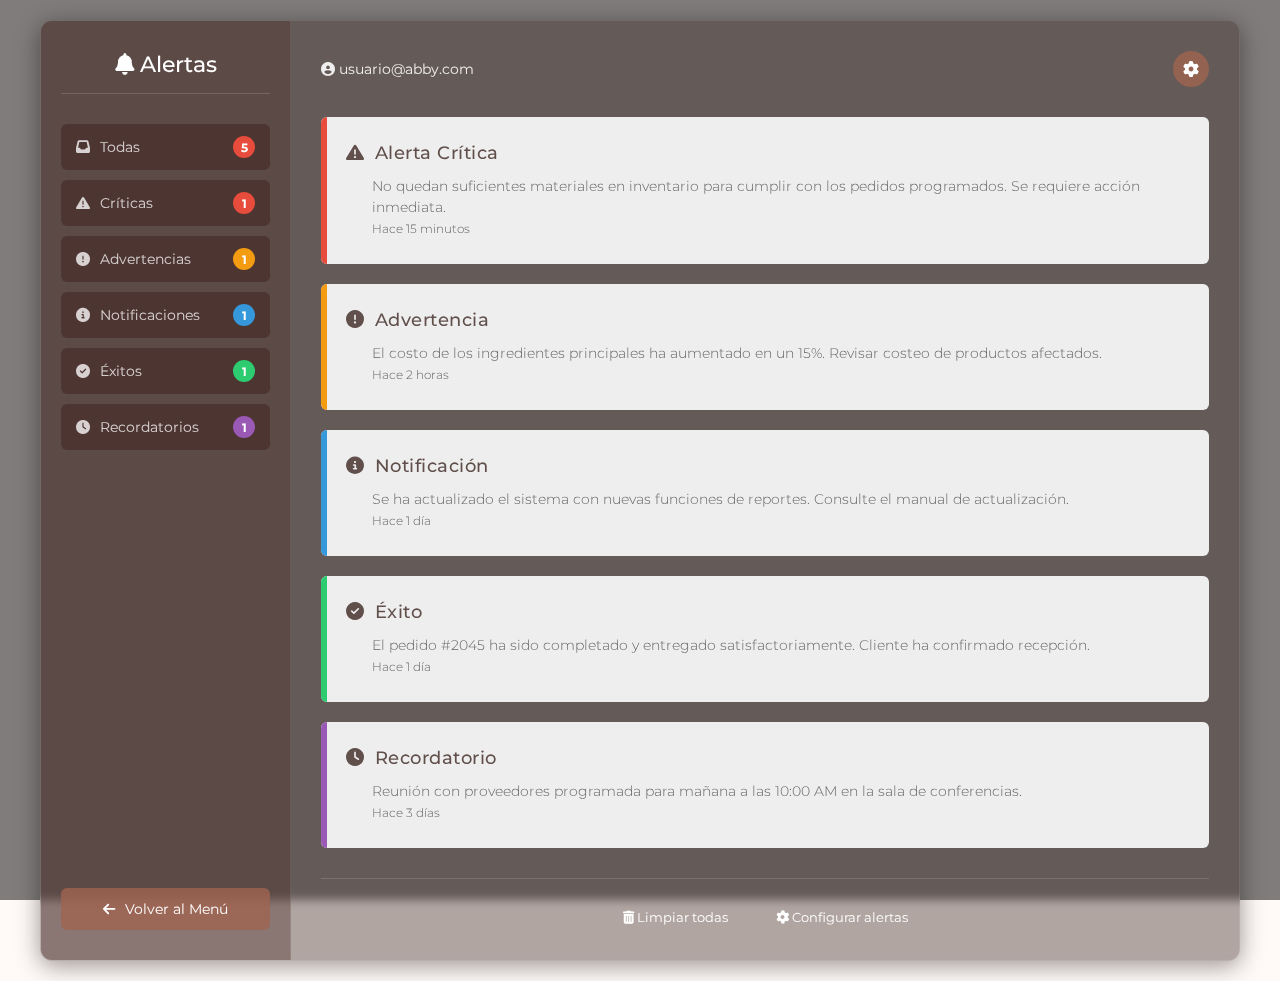
<file: Alertas y notificaciones.html>
<!DOCTYPE html>
<html lang="es">
<head>
  <meta charset="UTF-8">
  <meta name="viewport" content="width=device-width, initial-scale=1.0">
  <title>Alertas y Notificaciones</title>
  <link rel="stylesheet" href="https://cdnjs.cloudflare.com/ajax/libs/font-awesome/6.4.0/css/all.min.css">
  <style>
    * {
      margin: 0;
      padding: 0;
      box-sizing: border-box;
      font-family: 'Montserrat', 'Segoe UI', sans-serif;
    }

    body {
      background-color: #fff9f7;
      color: #5a4a42;
      min-height: 100vh;
      background-image: url('https://hebbkx1anhila5yf.public.blob.vercel-storage.com/top-view-chocolate-desserts-ready-be-served.jpg-eNj5AzUFwZEqQaAX3IIV8GpupxAHrT.jpeg');
      background-size: cover;
      background-position: center center;
      background-attachment: fixed;
      display: flex;
      padding: 20px;
      position: relative;
    }

    body::before {
      content: "";
      position: fixed;
      top: 0;
      left: 0;
      width: 100%;
      height: 100%;
      background-color: rgba(0, 0, 0, 0.5); /* Overlay más oscuro como en la imagen */
      z-index: -1;
      pointer-events: none;
    }

    .container {
      display: flex;
      width: 100%;
      max-width: 1200px;
      margin: 0 auto;
      background-color: rgba(60, 40, 35, 0.4); /* Fondo marrón oscuro semi-transparente */
      border-radius: 12px;
      box-shadow: 0 5px 25px rgba(0, 0, 0, 0.4);
      backdrop-filter: blur(5px);
      border: 1px solid rgba(255, 255, 255, 0.1);
      overflow: hidden;
      color: #fff; /* Texto blanco como en la imagen */
    }

    /* Barra lateral */
    .sidebar {
      width: 250px;
      background-color: rgba(80, 50, 45, 0.4); /* Fondo marrón oscuro similar al contenedor */
      padding: 30px 20px;
      border-right: 1px solid rgba(255, 255, 255, 0.1);
      display: flex;
      flex-direction: column;
    }

    .sidebar-title {
      color: #fff;
      font-size: 22px;
      font-weight: 500;
      margin-bottom: 30px;
      padding-bottom: 15px;
      border-bottom: 1px solid rgba(255, 255, 255, 0.15);
      text-align: center;
    }

    .sidebar-menu {
      display: flex;
      flex-direction: column;
      gap: 10px;
      flex: 1;
    }

    .menu-item {
      background: rgba(76, 51, 47, 0.914);
      border: none;
      color: rgba(255, 255, 255, 0.786);
      cursor: pointer;
      font-size: 14px;
      padding: 12px 15px;
      border-radius: 6px; /* Bordes menos redondeados como en la imagen */
      transition: all 0.3s;
      text-align: left;
      display: flex;
      align-items: center;
      gap: 10px;
    }

    .menu-item:hover {
      background-color: rgba(160, 100, 80, 0.8);
    }

    .menu-item.selected {
      background-color: rgba(160, 100, 80, 0.8); /* Color similar al botón de login */
    }

    .back-button {
      margin-top: auto;
      background: rgba(160, 100, 80, 0.8); /* Color similar al botón de login */
      border: none;
      color: white;
      cursor: pointer;
      font-size: 14px;
      padding: 12px 15px;
      border-radius: 6px; /* Bordes menos redondeados como en la imagen */
      transition: all 0.3s;
      text-align: center;
      display: flex;
      align-items: center;
      justify-content: center;
      gap: 10px;
    }

    .back-button:hover {
      background-color: rgba(180, 120, 100, 0.9);
    }

    /* Contenido principal */
    .main-content {
      flex: 1;
      padding: 30px;
    }

    .header {
      display: flex;
      justify-content: space-between;
      align-items: center;
      margin-bottom: 30px;
      gap: 15px;
    }

    .user-email {
      color: rgba(255, 255, 255, 0.9);
      font-size: 14px;
    }

    .settings-button {
      background: rgba(160, 100, 80, 0.8); /* Color similar al botón de login */
      border: none;
      color: white;
      cursor: pointer;
      font-size: 16px;
      width: 36px;
      height: 36px;
      border-radius: 50%;
      transition: all 0.3s;
      display: flex;
      align-items: center;
      justify-content: center;
    }

    .settings-button:hover {
      background-color: rgba(180, 120, 100, 0.9);
    }

    /* Área de notificaciones */
    .notifications-area {
      display: flex;
      flex-direction: column;
      gap: 20px;
    }

    .notification {
      background: rgba(255, 255, 255, 0.9); /* Fondo blanco como los inputs */
      border-radius: 6px; /* Bordes menos redondeados como en la imagen */
      padding: 25px;
      transition: all 0.3s;
      border: none;
      position: relative;
      overflow: hidden;
      display: none; /* Ocultar por defecto */
      color: rgba(60, 40, 35, 0.8); /* Texto oscuro para contraste */
    }

    .notification::before {
      content: "";
      position: absolute;
      left: 0;
      top: 0;
      height: 100%;
      width: 6px;
    }

    .notification-title {
      color:  rgba(60, 40, 35, 0.8);
      margin-bottom: 12px;
      font-size: 18px;
      font-weight: 500;
      letter-spacing: 0.5px;
      display: flex;
      align-items: center;
      gap: 10px;
    }

    .notification-text {
      color: #666;
      line-height: 1.5;
      font-size: 14px;
      font-weight: 300;
      padding-left: 26px;
    }

    /* Tipos de notificaciones */
    .notification.alert::before {
      background-color: #e74c3c;
    }

    .notification.warning::before {
      background-color: #f39c12;
    }

    .notification.info::before {
      background-color: #3498db;
    }

    .notification.success::before {
      background-color: #2ecc71;
    }

    .notification.reminder::before {
      background-color: #9b59b6;
    }

    .notification.all {
      display: block; /* Mostrar todas cuando se seleccione "Todas" */
    }

    /* Estilos para el contador de notificaciones */
    .notification-count {
      margin-left: auto;
      background-color: #e74c3c;
      color: white;
      font-size: 12px;
      font-weight: bold;
      width: 22px;
      height: 22px;
      border-radius: 50%;
      display: flex;
      align-items: center;
      justify-content: center;
    }

    .warning .notification-count {
      background-color: #f39c12;
    }

    .info .notification-count {
      background-color: #3498db;
    }

    .success .notification-count {
      background-color: #2ecc71;
    }

    .reminder .notification-count {
      background-color: #9b59b6;
    }

    /* Enlaces de pie de página como el "¿Olvidaste tu contraseña?" */
    .footer-links {
      display: flex;
      justify-content: center;
      margin-top: 30px;
      padding-top: 25px;
      border-top: 1px solid rgba(255, 255, 255, 0.15);
    }

    .footer-links a {
      color: white; /* Color azul como el enlace de olvidar contraseña */
      text-decoration: none;
      margin: 0 12px;
      font-size: 13px;
      font-weight: 400;
      transition: all 0.3s;
      padding: 5px 12px;
      background: transparent; /* Sin fondo */
      border-radius: 0;
    }

    .footer-links a:hover {
      text-decoration: underline;
    }

    @media (max-width: 768px) {
      .container {
        flex-direction: column;
      }
      
      .sidebar {
        width: 100%;
        border-right: none;
        border-bottom: 1px solid rgba(255, 255, 255, 0.1);
      }
      
      .sidebar-menu {
        flex-direction: row;
        flex-wrap: wrap;
      }
      
      .menu-item {
        flex: 1 0 calc(50% - 5px);
      }
      
      .back-button {
        margin-top: 20px;
      }
    }
  </style>
  <link href="https://fonts.googleapis.com/css2?family=Montserrat:wght@300;400;500;600&display=swap" rel="stylesheet">
</head>
<body>
  <div class="container">
    <!-- Barra lateral -->
    <aside class="sidebar">
      <h2 class="sidebar-title"><i class="fas fa-bell"></i> Alertas</h2>
      <nav class="sidebar-menu">
        <button class="menu-item selected" onclick="filterNotifications('all')">
          <i class="fas fa-inbox"></i> Todas
          <span class="notification-count">5</span>
        </button>
        <button class="menu-item alert" onclick="filterNotifications('alert')">
          <i class="fas fa-exclamation-triangle"></i> Críticas
          <span class="notification-count">1</span>
        </button>
        <button class="menu-item warning" onclick="filterNotifications('warning')">
          <i class="fas fa-exclamation-circle"></i> Advertencias
          <span class="notification-count">1</span>
        </button>
        <button class="menu-item info" onclick="filterNotifications('info')">
          <i class="fas fa-info-circle"></i> Notificaciones
          <span class="notification-count">1</span>
        </button>
        <button class="menu-item success" onclick="filterNotifications('success')">
          <i class="fas fa-check-circle"></i> Éxitos
          <span class="notification-count">1</span>
        </button>
        <button class="menu-item reminder" onclick="filterNotifications('reminder')">
          <i class="fas fa-clock"></i> Recordatorios
          <span class="notification-count">1</span>
        </button>
      </nav>
      <button class="back-button" onclick="goBack()">
        <i class="fas fa-arrow-left"></i> Volver al Menú
      </button>
    </aside>
    <!-- Contenido principal -->
    <main class="main-content">
      <div class="header">
        <p class="user-email"><i class="fas fa-user-circle"></i> usuario@abby.com</p>
        <button class="settings-button"><i class="fas fa-cog"></i></button>
      </div>
      <div class="notifications-area">
        <div class="notification alert all">
          <h3 class="notification-title"><i class="fas fa-exclamation-triangle"></i> Alerta Crítica</h3>
          <p class="notification-text">No quedan suficientes materiales en inventario para cumplir con los pedidos programados. Se requiere acción inmediata.</p>
          <p class="notification-text"><small>Hace 15 minutos</small></p>
        </div>
        <div class="notification warning all">
          <h3 class="notification-title"><i class="fas fa-exclamation-circle"></i> Advertencia</h3>
          <p class="notification-text">El costo de los ingredientes principales ha aumentado en un 15%. Revisar costeo de productos afectados.</p>
          <p class="notification-text"><small>Hace 2 horas</small></p>
        </div>
        <div class="notification info all">
          <h3 class="notification-title"><i class="fas fa-info-circle"></i> Notificación</h3>
          <p class="notification-text">Se ha actualizado el sistema con nuevas funciones de reportes. Consulte el manual de actualización.</p>
          <p class="notification-text"><small>Hace 1 día</small></p>
        </div>
        <div class="notification success all">
          <h3 class="notification-title"><i class="fas fa-check-circle"></i> Éxito</h3>
          <p class="notification-text">El pedido #2045 ha sido completado y entregado satisfactoriamente. Cliente ha confirmado recepción.</p>
          <p class="notification-text"><small>Hace 1 día</small></p>
        </div>
        <div class="notification reminder all">
          <h3 class="notification-title"><i class="fas fa-clock"></i> Recordatorio</h3>
          <p class="notification-text">Reunión con proveedores programada para mañana a las 10:00 AM en la sala de conferencias.</p>
          <p class="notification-text"><small>Hace 3 días</small></p>
        </div>
      </div>
      <div class="footer-links">
        <a href="#"><i class="fas fa-trash-alt"></i> Limpiar todas</a>
        <a href="#"><i class="fas fa-cog"></i> Configurar alertas</a>
      </div>
    </main>
  </div>

  <script>
    // Función para filtrar notificaciones
    function filterNotifications(type) {
      // Remover la clase selected de todos los botones
      document.querySelectorAll('.menu-item').forEach(btn => {
        btn.classList.remove('selected');
      });
      
      // Añadir la clase selected al botón clickeado
      event.currentTarget.classList.add('selected');
      
      // Mostrar/ocultar notificaciones según el tipo
      document.querySelectorAll('.notification').forEach(notification => {
        if (type === 'all') {
          notification.style.display = 'block';
        } else {
          notification.style.display = notification.classList.contains(type) ? 'block' : 'none';
        }
      });
    }
    
    // Función para volver al menú principal
    function goBack() {
      window.location.href = "Menu.php"; // Cambiado para que vaya al menú principal
    }
    
    // Mostrar todas las notificaciones al cargar la página
    document.addEventListener('DOMContentLoaded', function() {
      filterNotifications('all');
    });
  </script>
</body>
</html>
</file>
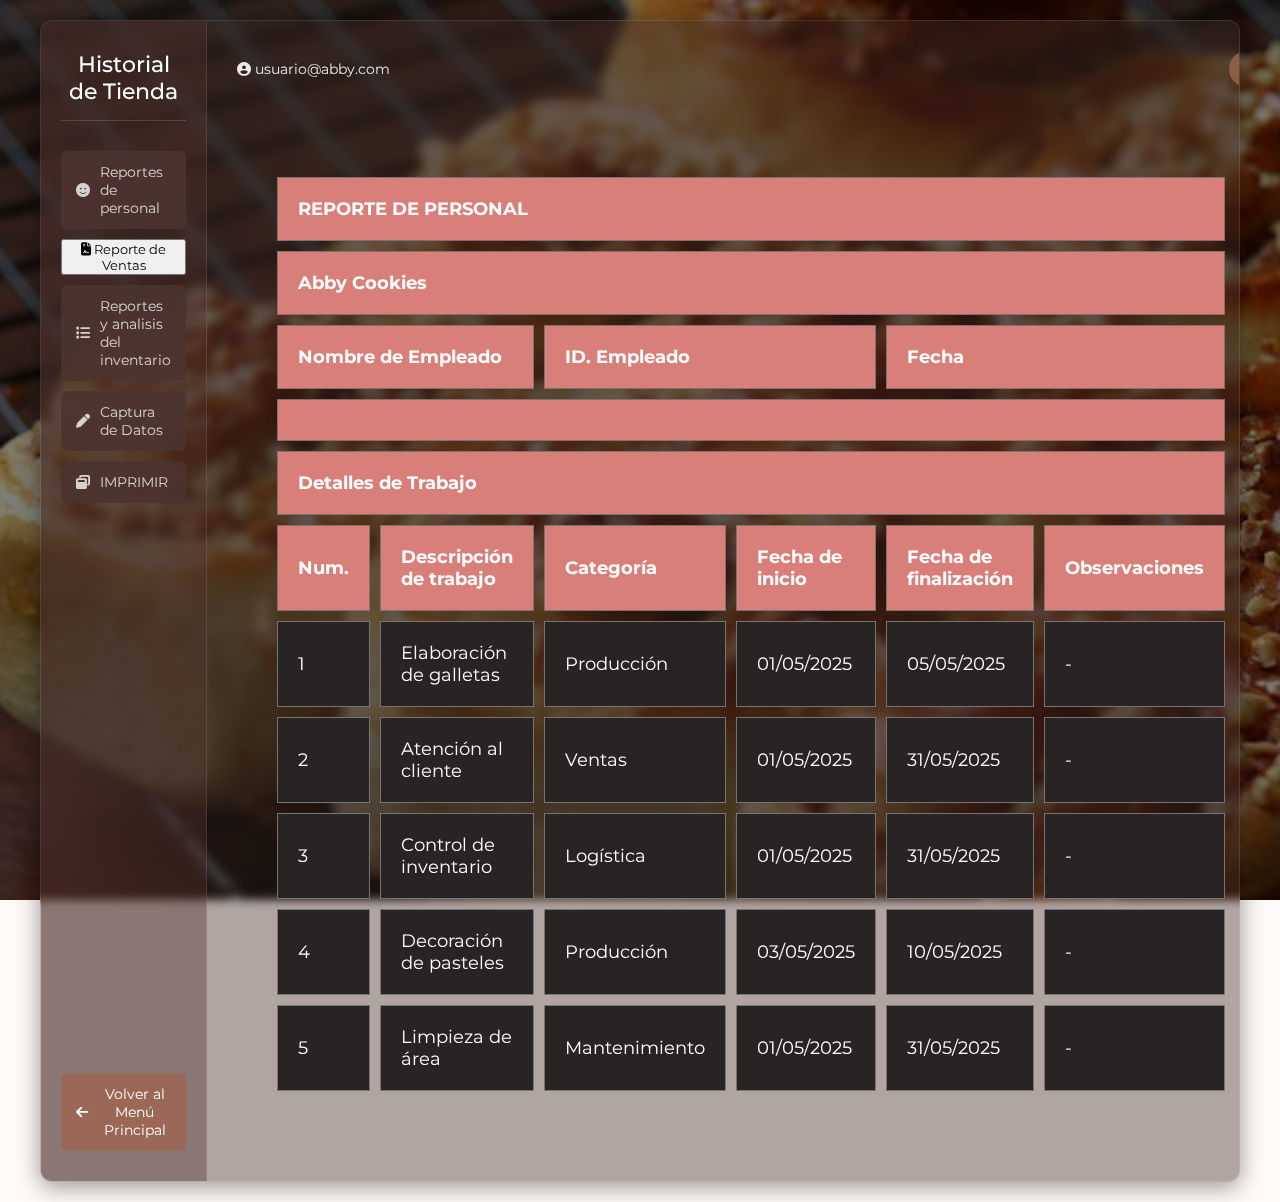
<file: Reportes de personal.html>
<!DOCTYPE html>
<html lang="es">
<head>
  <meta charset="UTF-8">
  <meta name="viewport" content="width=device-width, initial-scale=1.0">
  <title>Alertas y Notificaciones</title>
  <link rel="stylesheet" href="https://cdnjs.cloudflare.com/ajax/libs/font-awesome/6.4.0/css/all.min.css">
  <style>
    * {
      margin: 0;
      padding: 0;
      box-sizing: border-box;
      font-family: 'Montserrat', 'Segoe UI', sans-serif;
    }

    body {
      background-color: #fff9f7;
      color: #5a4a42;
      min-height: 100vh;
      background-image:url('Imagenes/fe09f794b5cf5833818976f9fd1e3522.jpg');
      background-size: cover;
      background-position: center center;
      background-attachment: fixed;
      display: flex;
      padding: 20px;
      position: relative;
    }

    body::before {
      content: "";
      position: fixed;
      top: 0;
      left: 0;
      width: 100%;
      height: 100%;
      background-color: rgba(0, 0, 0, 0.5); /* Overlay más oscuro como en la imagen */
      z-index: -1;
      pointer-events: none;
    }

     table {
    width: 100%;
    border-collapse: separate;
    border-spacing: 10px;
    margin: 20px auto;
    font-size: 18px;
  }
  
  th, td {
    padding: 20px;
    text-align: left;
    border: 1px solid #7b7373;
  }
  
  th {
    background-color: #d87f79;
  }
  
  tr:nth-child(even) {
    background-color: #282423;
  }
  
  tr:nth-child(odd) {
    background-color: #282423;
  }

    td button {
      background-color: #ffa600;
      border: none;
      padding: 5px 10px;
      border-radius: 8px;
      cursor: pointer;
      color: white;
    }

    td button:hover {
      background-color: #cc8400;
    }

    .container {
      display: flex;
      width: 100%;
      max-width: 1200px;
      margin: 0 auto;
      background-color: rgba(60, 40, 35, 0.4); /* Fondo marrón oscuro semi-transparente */
      border-radius: 12px;
      box-shadow: 0 5px 25px rgba(0, 0, 0, 0.4);
      backdrop-filter: blur(5px);
      border: 1px solid rgba(255, 255, 255, 0.1);
      overflow: hidden;
      color: #fff; /* Texto blanco como en la imagen */
    }

    /* Barra lateral */
    .sidebar {
      width: 250px;
      background-color: rgba(80, 50, 45, 0.4); /* Fondo marrón oscuro similar al contenedor */
      padding: 30px 20px;
      border-right: 1px solid rgba(255, 255, 255, 0.1);
      display: flex;
      flex-direction: column;
    }

    .sidebar-title {
      color: #fff;
      font-size: 22px;
      font-weight: 500;
      margin-bottom: 30px;
      padding-bottom: 15px;
      border-bottom: 1px solid rgba(255, 255, 255, 0.15);
      text-align: center;
    }

    .sidebar-menu {
      display: flex;
      flex-direction: column;
      gap: 10px;
      flex: 1;
    }

    .menu-item {
      background: rgba(76, 51, 47, 0.914);
      border: none;
      color: rgba(255, 255, 255, 0.786);
      cursor: pointer;
      font-size: 14px;
      padding: 12px 15px;
      border-radius: 6px; /* Bordes menos redondeados como en la imagen */
      transition: all 0.3s;
      text-align: left;
      display: flex;
      align-items: center;
      gap: 10px;
    }

    .menu-item:hover {
      background-color: rgba(160, 100, 80, 0.8);
    }

    .menu-item.selected {
      background-color: rgba(160, 100, 80, 0.8); /* Color similar al botón de login */
    }

    .back-button {
      margin-top: auto;
      background: rgba(160, 100, 80, 0.8); /* Color similar al botón de login */
      border: none;
      color: white;
      cursor: pointer;
      font-size: 14px;
      padding: 12px 15px;
      border-radius: 6px; /* Bordes menos redondeados como en la imagen */
      transition: all 0.3s;
      text-align: center;
      display: flex;
      align-items: center;
      justify-content: center;
      gap: 10px;
    }

    .back-button:hover {
      background-color: rgba(180, 120, 100, 0.9);
    }

    /* Contenido principal */
    .main-content {
      flex: 1;
      padding: 30px;
    }

    .header {
      display: flex;
      justify-content: space-between;
      align-items: center;
      margin-bottom: 30px;
      gap: 15px;
    }

    .user-email {
      color: rgba(255, 255, 255, 0.9);
      font-size: 14px;
    }

    .settings-button {
      background: rgba(160, 100, 80, 0.8); /* Color similar al botón de login */
      border: none;
      color: white;
      cursor: pointer;
      font-size: 16px;
      width: 36px;
      height: 36px;
      border-radius: 50%;
      transition: all 0.3s;
      display: flex;
      align-items: center;
      justify-content: center;
    }

    .settings-button:hover {
      background-color: rgba(180, 120, 100, 0.9);
    }

    /* Área de notificaciones */
    .notifications-area {
      display: flex;
      flex-direction: column;
      gap: 20px;
    }

    .notification {
      background: rgba(255, 255, 255, 0.9); /* Fondo blanco como los inputs */
      border-radius: 6px; /* Bordes menos redondeados como en la imagen */
      padding: 25px;
      transition: all 0.3s;
      border: none;
      position: relative;
      overflow: hidden;
      display: none; /* Ocultar por defecto */
      color: rgba(60, 40, 35, 0.8); /* Texto oscuro para contraste */
    }

    .notification::before {
      content: "";
      position: absolute;
      left: 0;
      top: 0;
      height: 100%;
      width: 6px;
    }

    .notification-title {
      color:  rgba(60, 40, 35, 0.8);
      margin-bottom: 12px;
      font-size: 18px;
      font-weight: 500;
      letter-spacing: 0.5px;
      display: flex;
      align-items: center;
      gap: 10px;
    }

    .notification-text {
      color: #666;
      line-height: 1.5;
      font-size: 14px;
      font-weight: 300;
      padding-left: 26px;
    }

    /* Tipos de notificaciones */
    .notification.alert::before {
      background-color: #e74c3c;
    }

    .notification.warning::before {
      background-color: #f39c12;
    }

    .notification.info::before {
      background-color: #3498db;
    }

    .notification.success::before {
      background-color: #2ecc71;
    }

    .notification.reminder::before {
      background-color: #9b59b6;
    }

    .notification.all {
      display: block; /* Mostrar todas cuando se seleccione "Todas" */
    }

    /* Estilos para el contador de notificaciones */
    .notification-count {
      margin-left: auto;
      background-color: #e74c3c;
      color: white;
      font-size: 12px;
      font-weight: bold;
      width: 22px;
      height: 22px;
      border-radius: 50%;
      display: flex;
      align-items: center;
      justify-content: center;
    }

    .warning .notification-count {
      background-color: #f39c12;
    }

    .info .notification-count {
      background-color: #3498db;
    }

    .success .notification-count {
      background-color: #2ecc71;
    }

    .reminder .notification-count {
      background-color: #9b59b6;
    }

    /* Enlaces de pie de página como el "¿Olvidaste tu contraseña?" */
    .footer-links {
      display: flex;
      justify-content: center;
      margin-top: 30px;
      padding-top: 25px;
      border-top: 1px solid rgba(255, 255, 255, 0.15);
    }

    .footer-links a {
      color: white; /* Color azul como el enlace de olvidar contraseña */
      text-decoration: none;
      margin: 0 12px;
      font-size: 13px;
      font-weight: 400;
      transition: all 0.3s;
      padding: 5px 12px;
      background: transparent; /* Sin fondo */
      border-radius: 0;
    }

    .footer-links a:hover {
      text-decoration: underline;
    }

    @media (max-width: 768px) {
      .container {
        flex-direction: column;
      }
      
      .sidebar {
        width: 100%;
        border-right: none;
        border-bottom: 1px solid rgba(255, 255, 255, 0.1);
      }
      
      .sidebar-menu {
        flex-direction: row;
        flex-wrap: wrap;
      }
      
      .menu-item {
        flex: 1 0 calc(50% - 5px);
      }
      
      .back-button {
        margin-top: 20px;
      }
    }
  </style>
  <link href="https://fonts.googleapis.com/css2?family=Montserrat:wght@300;400;500;600&display=swap" rel="stylesheet">
</head>
<body>
  <div class="container">
    <!-- Barra lateral -->
    <aside class="sidebar">
      <h2 class="sidebar-title"></i>Historial de Tienda</h2>
      <nav class="sidebar-menu">
        <button class="menu-item selected" onclick="filterNotifications('all')">
          <i class="fa-solid fa-face-smile"></i> Reportes de personal
        </button>
        <button onclick="window.location.href='Reportes de ventas.html'">
          <i class="fa-solid fa-file-contract"></i> Reporte de Ventas
        </button>
        <button class="menu-item warning" onclick="filterNotifications('warning')">
          <i class="fa-solid fa-list"></i> Reportes y analisis del inventario
        </button>
        <button class="menu-item info" onclick="filterNotifications('info')">
          <i class="fa-solid fa-pen"></i> Captura de Datos
        </button>
        <button class="menu-item success" onclick="filterNotifications('success')">
          <i class="fa-solid fa-window-restore"></i> IMPRIMIR
        </button>
      </nav>
      <button class="back-button" onclick="goBack()">
        <i class="fas fa-arrow-left"></i> Volver al Menú Principal
      </button>
    </aside>
    <!-- Contenido principal -->
    <main class="main-content">
      <div class="header">
        <p class="user-email"><i class="fas fa-user-circle"></i> usuario@abby.com</p>
        <button class="settings-button"><i class="fas fa-cog"></i></button>
      </div>
      <main class="main-content">
    <!-- Tabla Reporte de Personal -->
    <div class="tabla-entrada">
      <table>
        <thead>
          <tr>
            <th class="titulo-grande" colspan="6">REPORTE DE PERSONAL</th>
          </tr>
          <tr>
            <th class="subtitulo" colspan="6">Abby Cookies</th>
          </tr>
          <tr>
            <th class="nombre-empleado" colspan="2">Nombre de Empleado</th>
            <th class="id-empleado" colspan="2">ID. Empleado</th>
            <th class="fecha" colspan="2">Fecha</th>
            </tr>
            <th class="espacio" colspan="6"></th>
          </tr>
          <tr>
            <th class="seccion" colspan="6">Detalles de Trabajo</th>
          </tr>
          <tr>
            <th>Num.</th>
            <th>Descripción de trabajo</th>
            <th>Categoría</th>
            <th>Fecha de inicio</th>
            <th>Fecha de finalización</th>
            <th>Observaciones</th>
          </tr>
        </thead>
        <tbody>
          <tr>
            <td>1</td>
            <td>Elaboración de galletas</td>
            <td>Producción</td>
            <td>01/05/2025</td>
            <td>05/05/2025</td>
            <td>-</td>
          </tr>
          <tr>
            <td>2</td>
            <td>Atención al cliente</td>
            <td>Ventas</td>
            <td>01/05/2025</td>
            <td>31/05/2025</td>
            <td>-</td>
          </tr>
          <tr>
            <td>3</td>
            <td>Control de inventario</td>
            <td>Logística</td>
            <td>01/05/2025</td>
            <td>31/05/2025</td>
            <td>-</td>
          </tr>
          <tr>
            <td>4</td>
            <td>Decoración de pasteles</td>
            <td>Producción</td>
            <td>03/05/2025</td>
            <td>10/05/2025</td>
            <td>-</td>
          </tr>
          <tr>
            <td>5</td>
            <td>Limpieza de área</td>
            <td>Mantenimiento</td>
            <td>01/05/2025</td>
            <td>31/05/2025</td>
            <td>-</td>
          </tr>
        </tbody>
      </table>
    </div>
  </main>
  </div>

  <script>
    // Función para filtrar notificaciones
    function filterNotifications(type) {
      // Remover la clase selected de todos los botones
      document.querySelectorAll('.menu-item').forEach(btn => {
        btn.classList.remove('selected');
      });
      
      // Añadir la clase selected al botón clickeado
      event.currentTarget.classList.add('selected');
      
      // Mostrar/ocultar notificaciones según el tipo
      document.querySelectorAll('.notification').forEach(notification => {
        if (type === 'all') {
          notification.style.display = 'block';
        } else {
          notification.style.display = notification.classList.contains(type) ? 'block' : 'none';
        }
      });
    }
    
    // Función para volver al menú principal
    function goBack() {
      window.location.href = "Menu.php"; // Cambiado para que vaya al menú principal
    }
    
    // Mostrar todas las notificaciones al cargar la página
    document.addEventListener('DOMContentLoaded', function() {
      filterNotifications('all');
    });
  </script>
</body>
</html>
</file>
